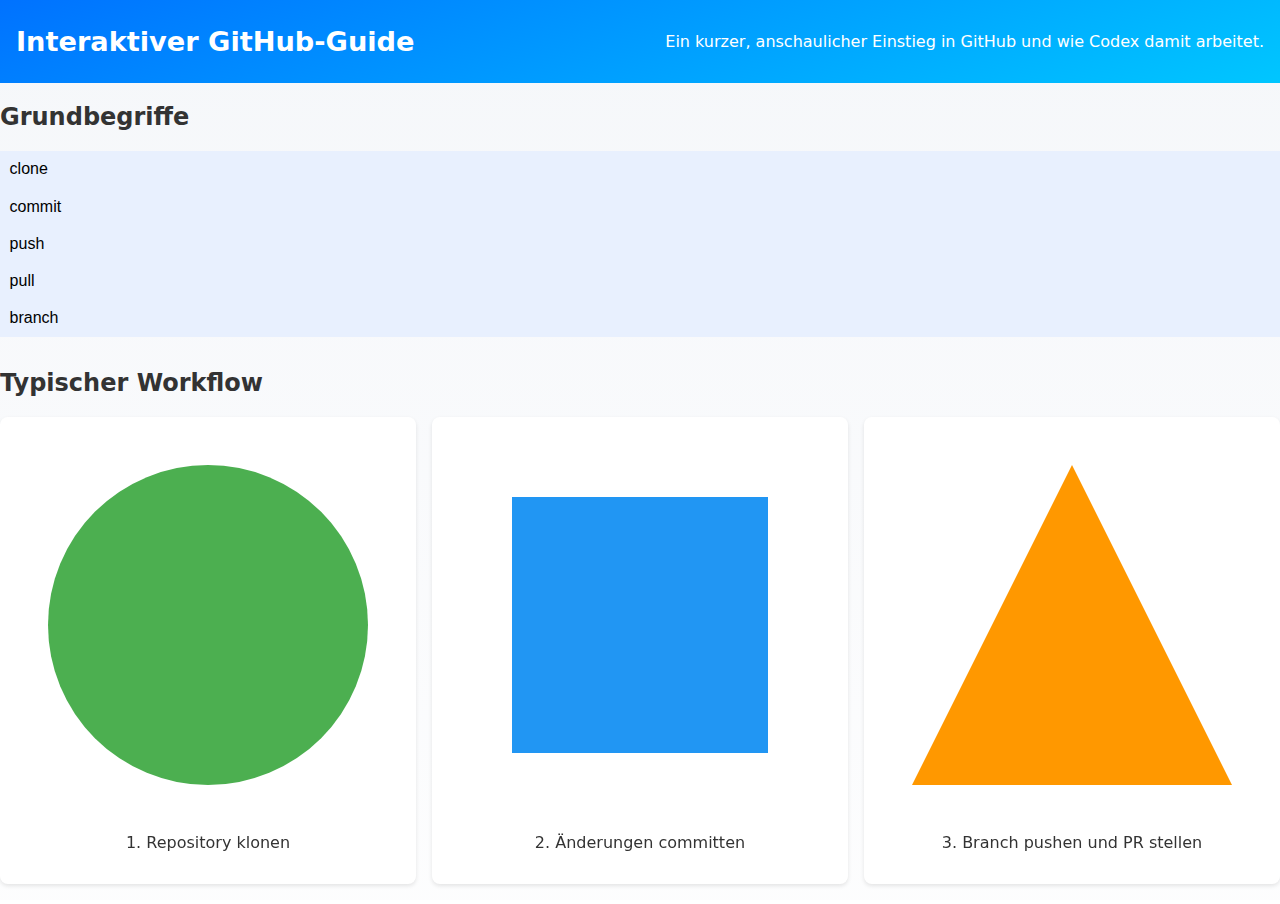
<file: index.html>
<!DOCTYPE html>
<html lang="de">
<head>
    <meta charset="UTF-8">
    <meta name="viewport" content="width=device-width, initial-scale=1.0">
    <title>GitHub Guide</title>
    <style>
        body, html { margin: 0; padding: 0; height: 100%; }
        iframe { border: none; width: 100%; height: 100%; }
    </style>
</head>
<body>
    <iframe src="github-guide/index.html"></iframe>
</body>
</html>
</file>
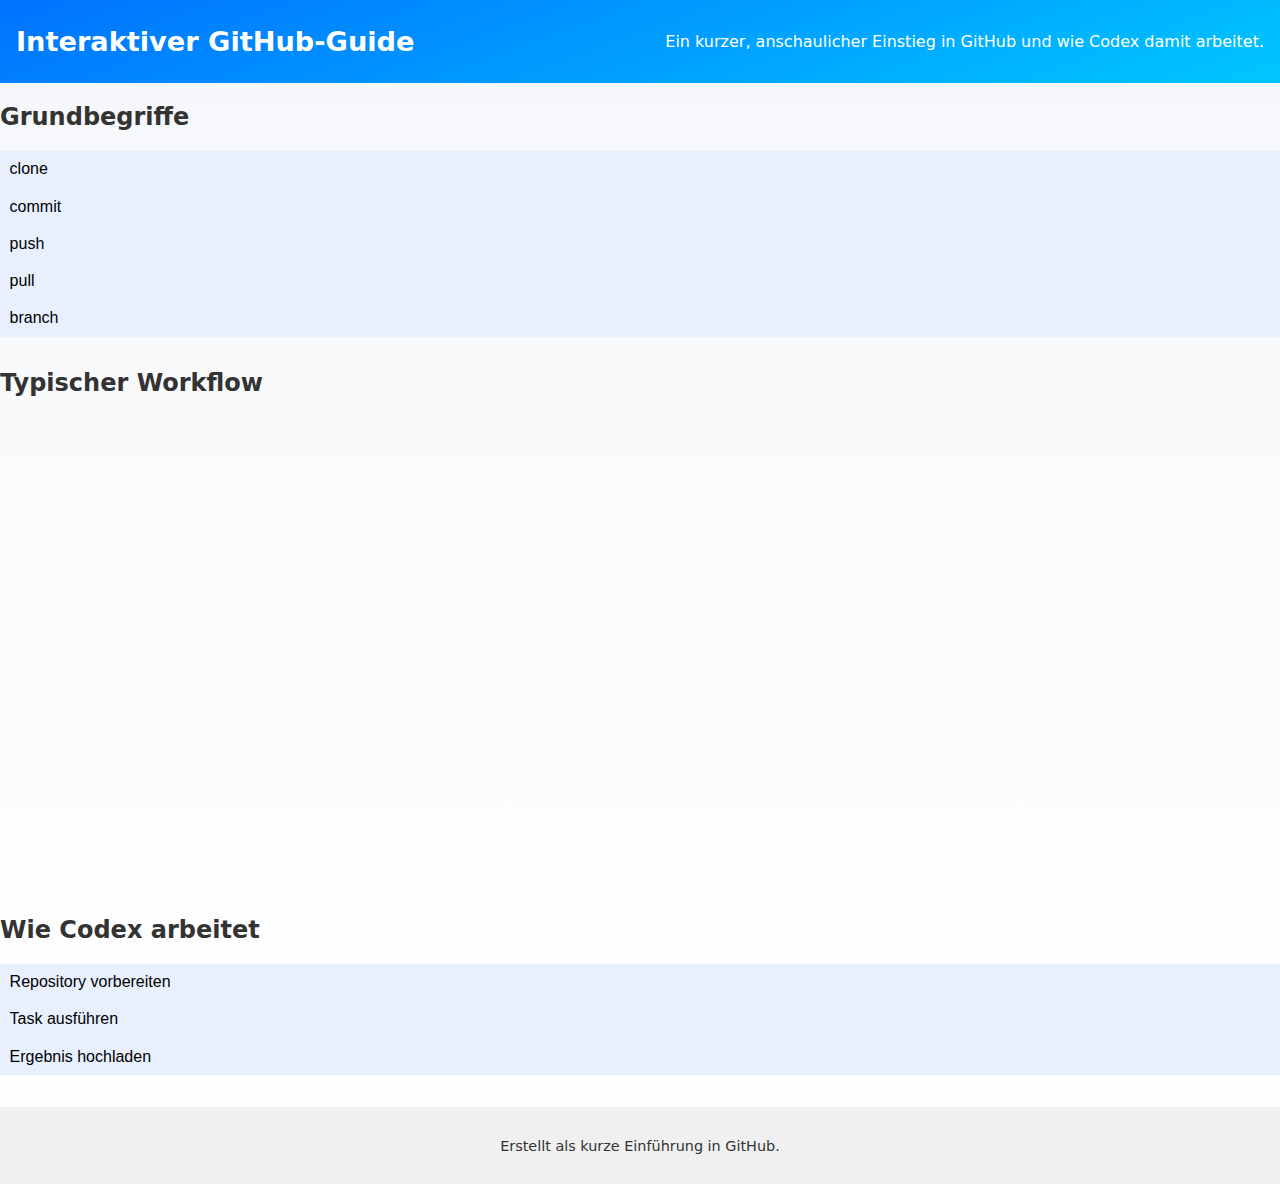
<file: github-guide/index.html>
<!DOCTYPE html>
<html lang="de">
<head>
<meta charset="UTF-8">
<meta name="viewport" content="width=device-width, initial-scale=1.0">
<title>GitHub Guide</title>
<link rel="stylesheet" href="style.css">
</head>
<body>
<header>
  <h1>Interaktiver GitHub-Guide</h1>
  <p>Ein kurzer, anschaulicher Einstieg in GitHub und wie Codex damit arbeitet.</p>
</header>
<section>
  <h2>Grundbegriffe</h2>
  <div class="accordion">
    <div class="item">
      <button class="title">clone</button>
      <div class="content">
        <p>Erstellt eine lokale Kopie eines Repositories.</p>
      </div>
    </div>
    <div class="item">
      <button class="title">commit</button>
      <div class="content">
        <p>Speichert deine &Auml;nderungen als neuen Versionsschritt.</p>
      </div>
    </div>
    <div class="item">
      <button class="title">push</button>
      <div class="content">
        <p>&Uuml;bertr&auml;gt Commits zu GitHub oder einem anderen Remote.</p>
      </div>
    </div>
    <div class="item">
      <button class="title">pull</button>
      <div class="content">
        <p>Holt neue &Auml;nderungen vom Remote-Repository.</p>
      </div>
    </div>
    <div class="item">
      <button class="title">branch</button>
      <div class="content">
        <p>Ein separater Entwicklungszweig f&uuml;r neue Features.</p>
      </div>
    </div>
  </div>
</section>
<section>
  <h2>Typischer Workflow</h2>
  <div class="timeline">
    <div class="step">
      <svg viewBox="0 0 24 24" class="icon"><circle cx="12" cy="12" r="10" fill="#4caf50"/></svg>
      <p>1. Repository klonen</p>
    </div>
    <div class="step">
      <svg viewBox="0 0 24 24" class="icon"><rect x="4" y="4" width="16" height="16" fill="#2196f3"/></svg>
      <p>2. &Auml;nderungen committen</p>
    </div>
    <div class="step">
      <svg viewBox="0 0 24 24" class="icon"><polygon points="12,2 22,22 2,22" fill="#ff9800"/></svg>
      <p>3. Branch pushen und PR stellen</p>
    </div>
  </div>
</section>
<section>
  <h2>Wie Codex arbeitet</h2>
  <div class="accordion">
    <div class="item">
      <button class="title">Repository vorbereiten</button>
      <div class="content">
        <p>Codex klont das Repo und legt einen Branch an.</p>
      </div>
    </div>
    <div class="item">
      <button class="title">Task ausf&uuml;hren</button>
      <div class="content">
        <p>Die geforderten Dateien werden angepasst und Tests ausgef&uuml;hrt.</p>
      </div>
    </div>
    <div class="item">
      <button class="title">Ergebnis hochladen</button>
      <div class="content">
        <p>Codex committed die &Auml;nderungen und erstellt einen Pull Request.</p>
      </div>
    </div>
  </div>
</section>
<footer>
  <p>Erstellt als kurze Einf&uuml;hrung in GitHub.</p>
</footer>
<script src="script.js"></script>
</body>
</html>
</file>
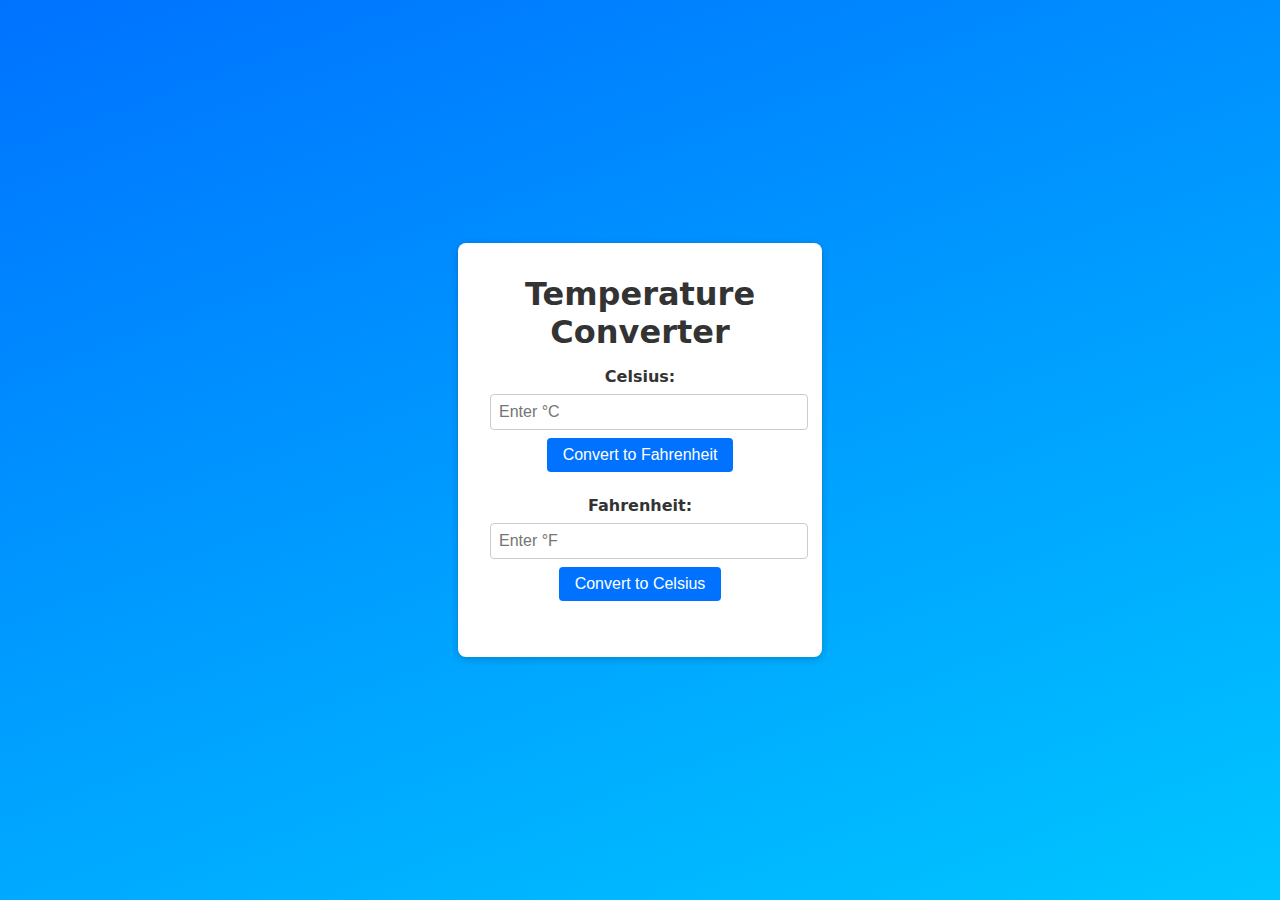
<file: temperature-web/index.html>
<!DOCTYPE html>
<html lang="en">
<head>
    <meta charset="UTF-8">
    <meta name="viewport" content="width=device-width, initial-scale=1.0">
    <title>Temperature Converter</title>
    <link rel="stylesheet" href="style.css">
</head>
<body>
    <div class="container">
        <h1>Temperature Converter</h1>
        <div class="converter">
            <label for="celsius">Celsius:</label>
            <input type="number" id="celsius" placeholder="Enter °C">
            <button id="toF">Convert to Fahrenheit</button>
            <p id="resultF"></p>
        </div>
        <div class="converter">
            <label for="fahrenheit">Fahrenheit:</label>
            <input type="number" id="fahrenheit" placeholder="Enter °F">
            <button id="toC">Convert to Celsius</button>
            <p id="resultC"></p>
        </div>
    </div>
    <script src="script.js"></script>
</body>
</html>
</file>
<file: github-guide/style.css>
body {
    font-family: system-ui, sans-serif;
    margin: 0;
    background: linear-gradient(#f5f7fa, #ffffff);
    color: #333;
}

header {
    background: linear-gradient(160deg, #0072ff, #00c6ff);
    color: #fff;
    padding: 1rem;
    display: flex;
    justify-content: space-between;
    align-items: center;
}

h1 {
    margin: 0;
    font-size: 1.7rem;
}

main {
    max-width: 900px;
    margin: 0 auto;
    padding: 1rem;
}

section {
    margin-bottom: 2rem;
}

.accordion .title {
    width: 100%;
    background: #e8f0fe;
    border: none;
    padding: 0.6rem;
    font-size: 1rem;
    text-align: left;
    cursor: pointer;
    transition: background 0.3s ease;
}

.accordion .title:hover {
    background: #d0e2ff;
}

.accordion .content {
    overflow: hidden;
    max-height: 0;
    padding: 0 0.6rem;
    transition: max-height 0.3s ease;
}

.accordion .item.open .content {
    padding-top: 0.4rem;
    max-height: 200px;
}

.timeline {
    display: flex;
    flex-wrap: wrap;
    gap: 1rem;
}

.timeline .step {
    flex: 1 1 200px;
    background: #fff;
    border-radius: 8px;
    box-shadow: 0 2px 4px rgba(0,0,0,0.1);
    padding: 1rem;
    text-align: center;
    opacity: 0;
    transform: translateY(20px);
    animation: fadeInUp 0.6s forwards;
}

.timeline .step:nth-child(1) { animation-delay: 0.1s; }
.timeline .step:nth-child(2) { animation-delay: 0.2s; }
.timeline .step:nth-child(3) { animation-delay: 0.3s; }
.timeline .step:nth-child(4) { animation-delay: 0.4s; }
.timeline .step:nth-child(5) { animation-delay: 0.5s; }

@keyframes fadeInUp {
    to { opacity: 1; transform: translateY(0); }
}

.icon {
    font-size: 1.5rem;
    display: block;
    margin-bottom: 0.5rem;
}

.codex-flow {
    padding-left: 1.2rem;
}

footer {
    text-align: center;
    padding: 1rem;
    background: #f0f0f0;
    font-size: 0.9rem;
}
</file>
<file: temperature-web/style.css>
body {
    font-family: system-ui, sans-serif;
    margin: 0;
    padding: 0;
    height: 100vh;
    display: flex;
    align-items: center;
    justify-content: center;
    background: linear-gradient(160deg, #0072ff, #00c6ff);
    color: #333;
}

.container {
    background: #fff;
    padding: 2rem;
    border-radius: 8px;
    box-shadow: 0 2px 8px rgba(0, 0, 0, 0.2);
    text-align: center;
    width: 300px;
}

h1 {
    margin-top: 0;
    margin-bottom: 1rem;
}

.converter {
    margin-bottom: 1.5rem;
}

label {
    display: block;
    margin-bottom: 0.5rem;
    font-weight: bold;
}

input {
    width: 100%;
    padding: 0.5rem;
    font-size: 1rem;
    margin-bottom: 0.5rem;
    border: 1px solid #ccc;
    border-radius: 4px;
}

button {
    padding: 0.5rem 1rem;
    font-size: 1rem;
    color: #fff;
    background: #0072ff;
    border: none;
    border-radius: 4px;
    cursor: pointer;
    transition: background 0.3s;
}

button:hover {
    background: #005ad8;
}

p {
    margin: 0.5rem 0 0;
    font-weight: bold;
}
</file>
